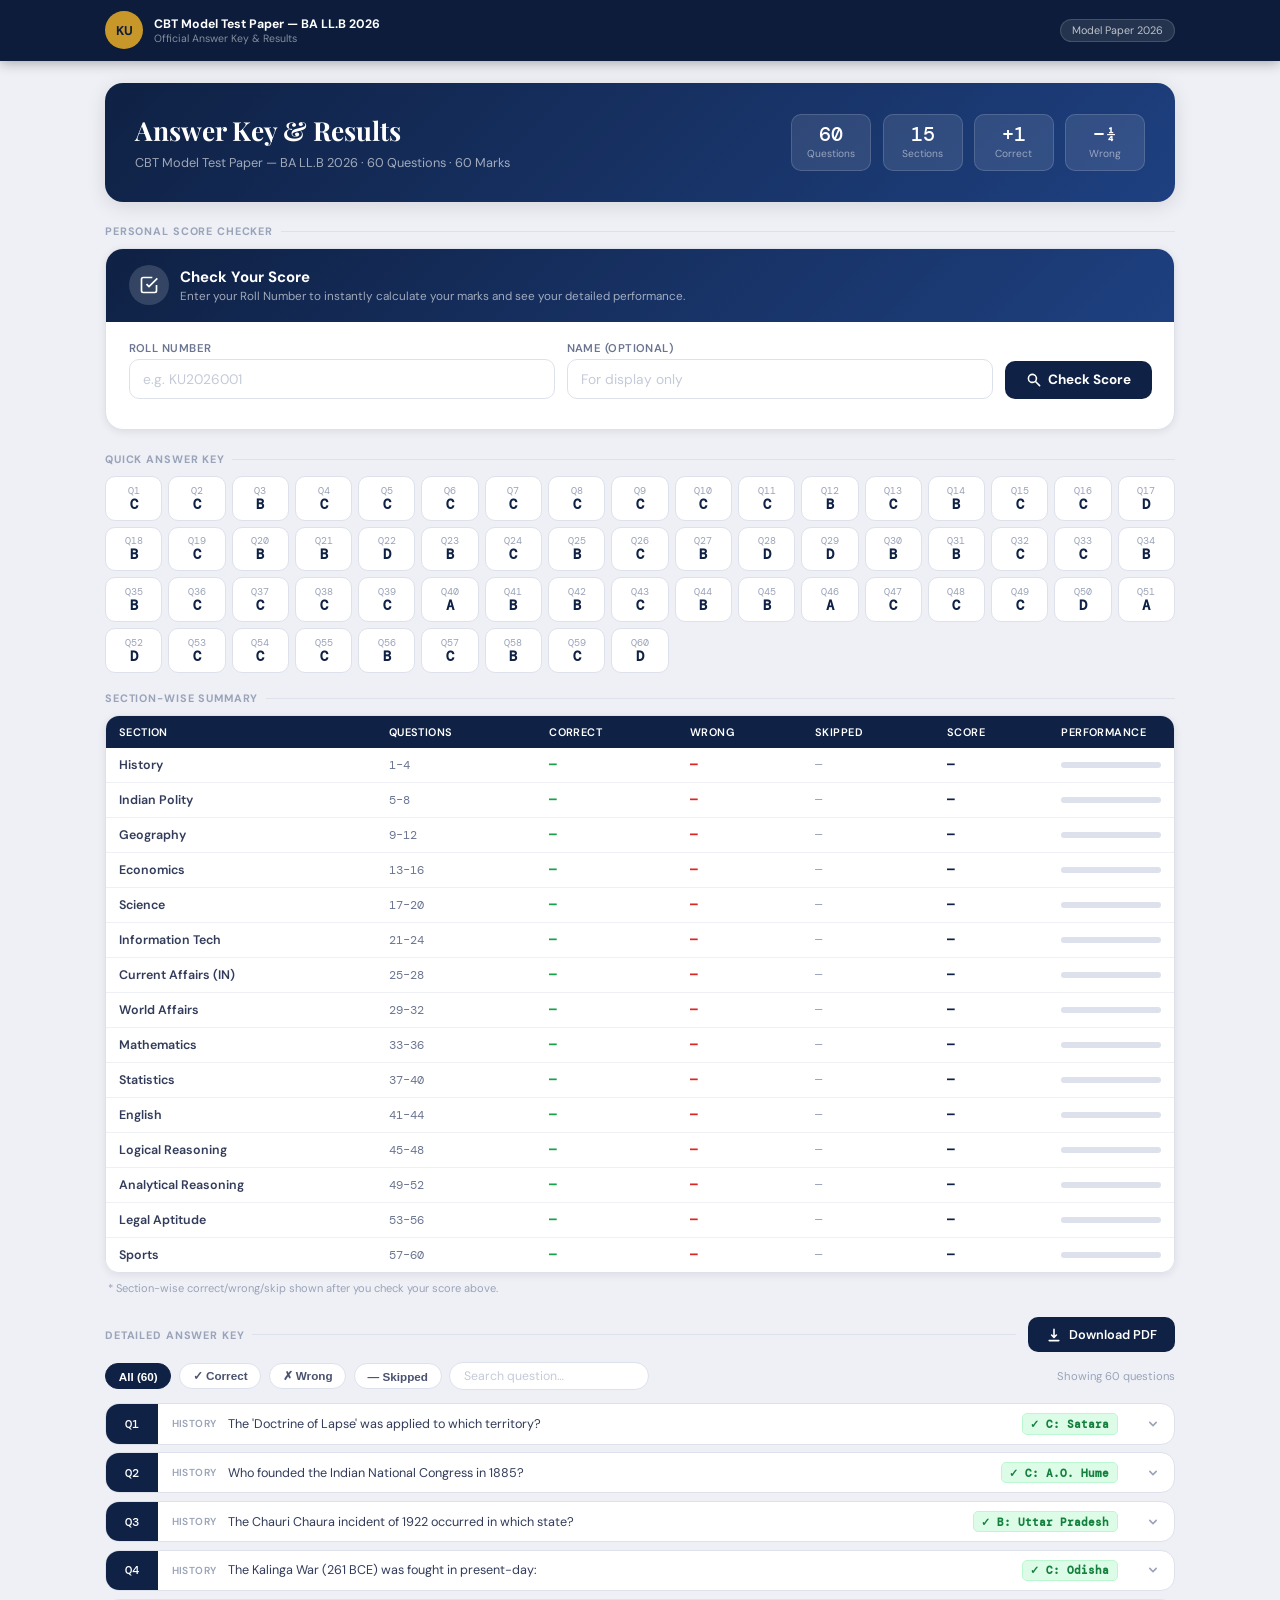
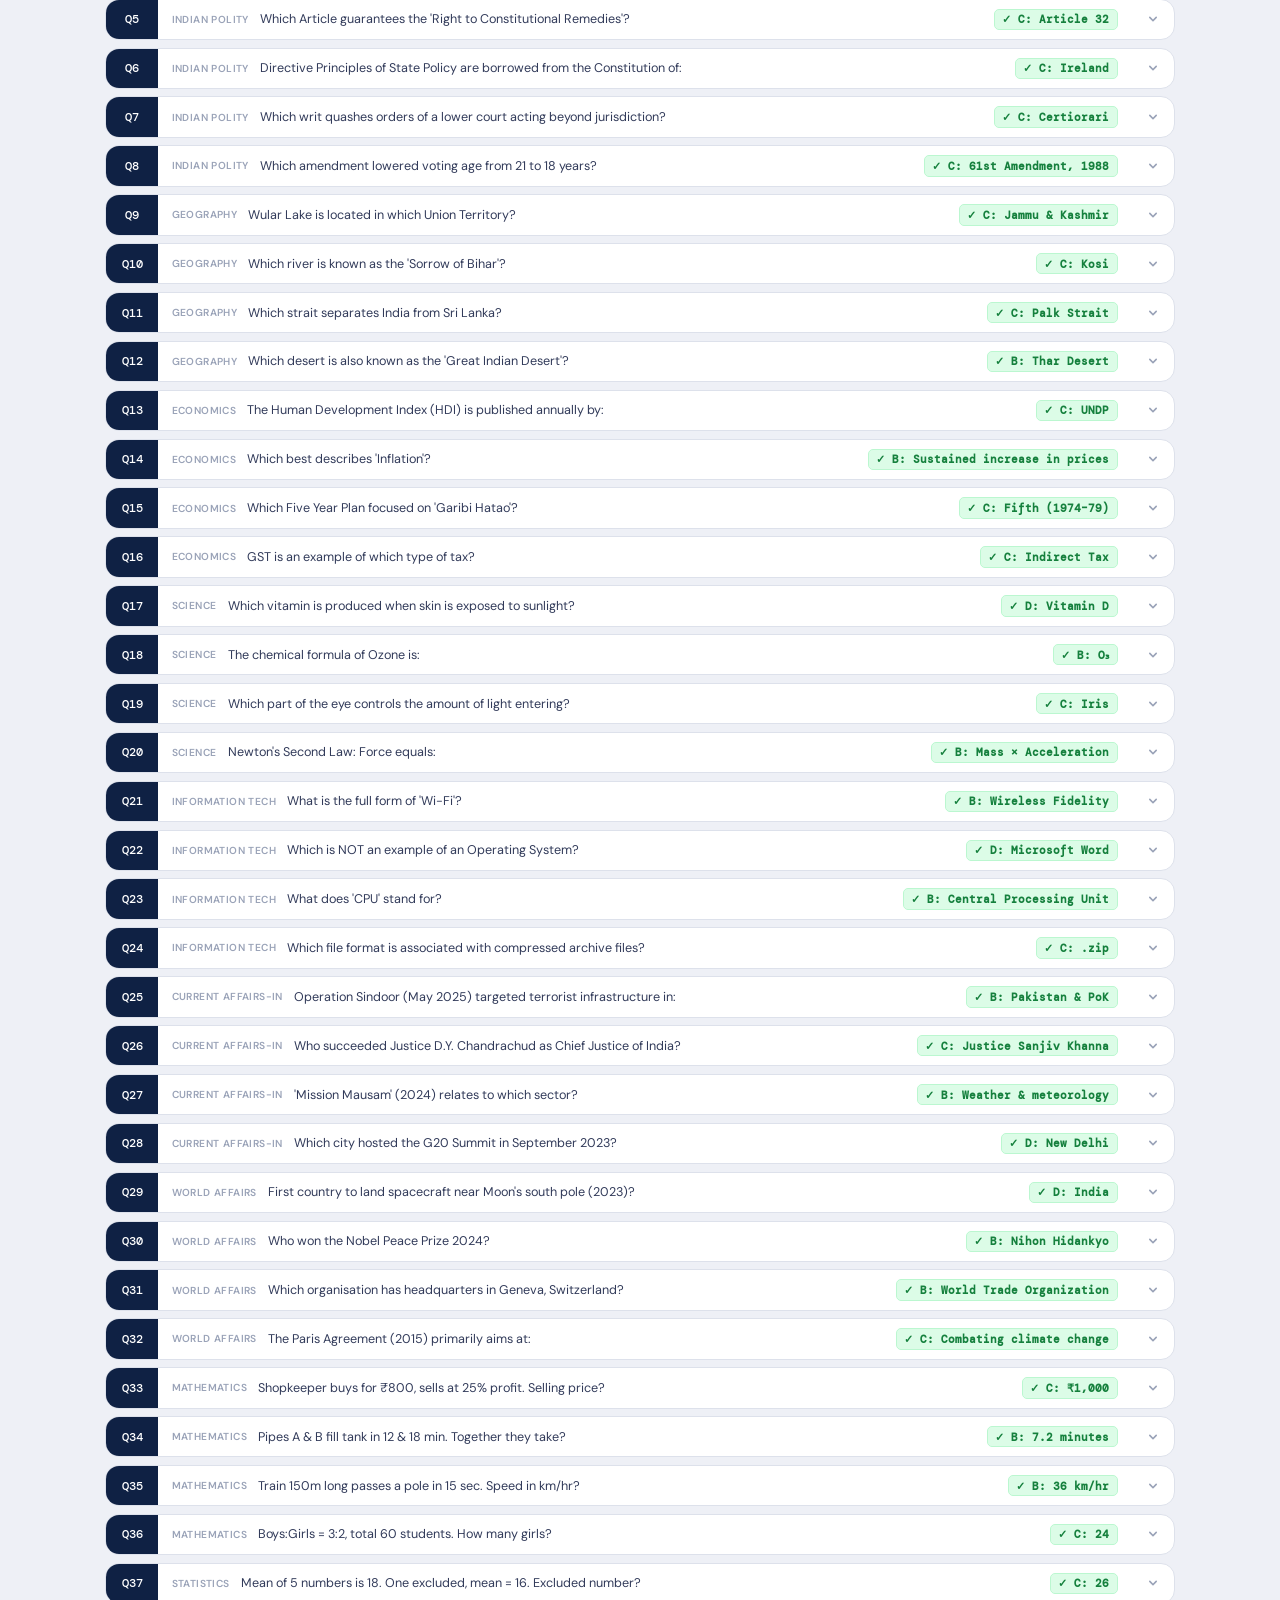
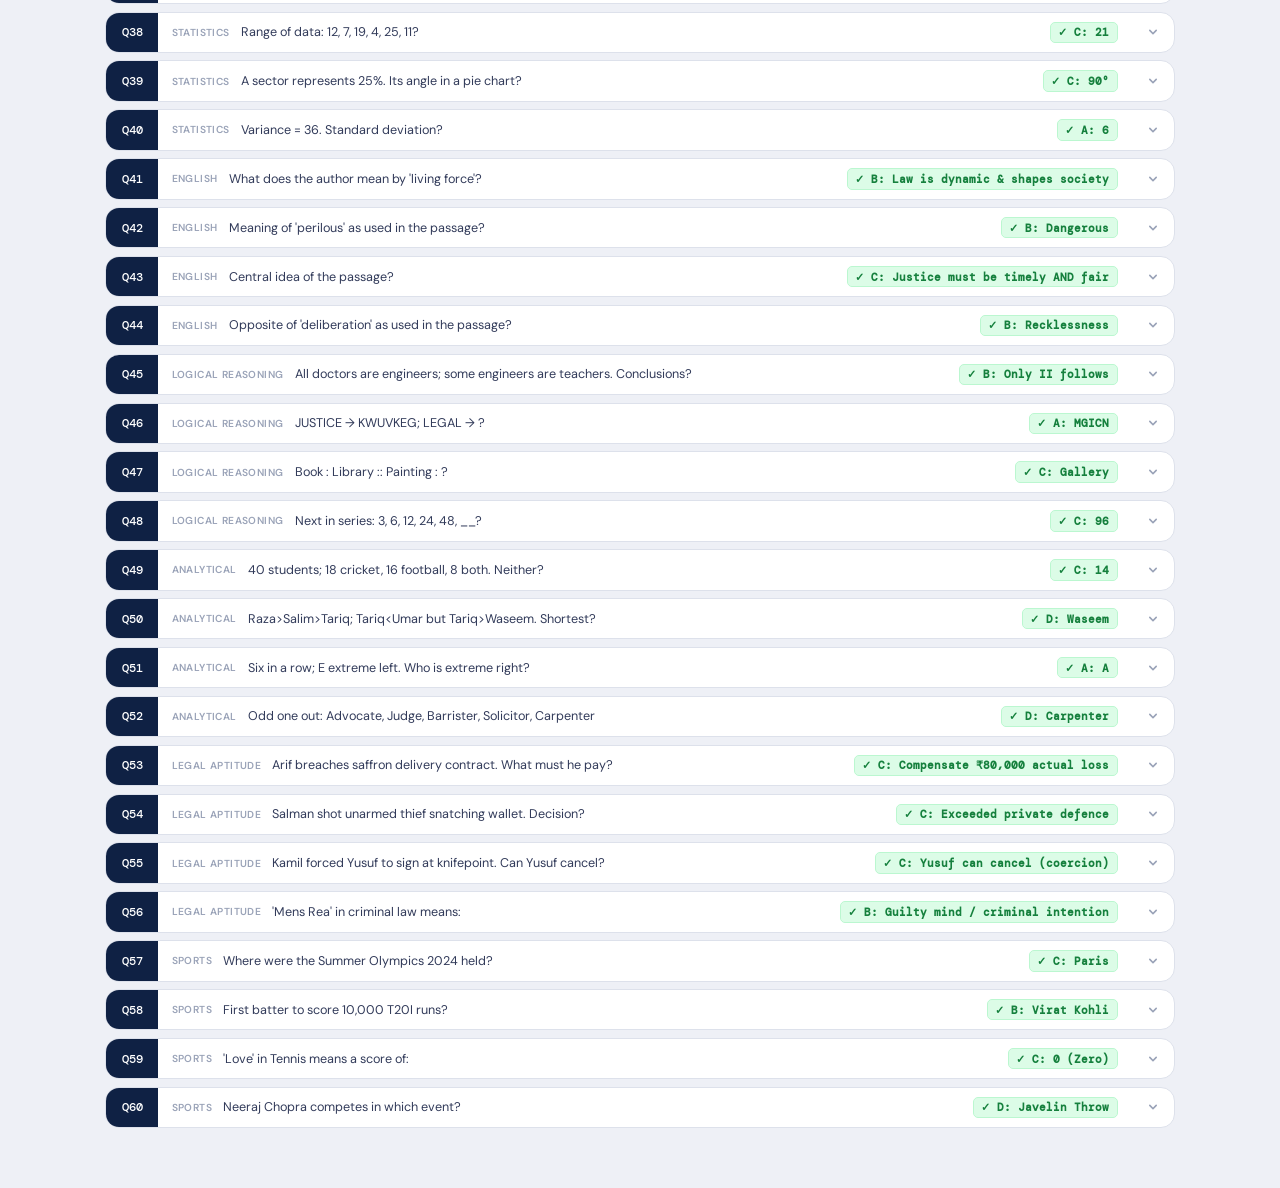
<file: results.html>
<!DOCTYPE html>
<html lang="en">
<head>
  <meta charset="UTF-8"/>
  <meta name="viewport" content="width=device-width, initial-scale=1.0"/>
  <meta name="theme-color" content="#0c1c3a"/>
  <title>Answer Key & Results — CBT Model Test BA LL.B 2026</title>
  <link rel="preconnect" href="https://fonts.googleapis.com"/>
  <link rel="preconnect" href="https://fonts.gstatic.com" crossorigin/>
  <link href="https://fonts.googleapis.com/css2?family=Playfair+Display:wght@600;700&family=DM+Sans:opsz,wght@9..40,300;9..40,400;9..40,500;9..40,600;9..40,700&family=DM+Mono:wght@400;500&display=swap" rel="stylesheet"/>

<style>
/* ═══════════════════════════════════════════════════
   CBT Model Test Paper — Answer Key & Results
   results.html  (standalone page)
═══════════════════════════════════════════════════ */
*,*::before,*::after{box-sizing:border-box;margin:0;padding:0}
:root{
  --navy-900:#060f22;--navy-800:#0c1c3a;--navy-700:#0f2144;
  --navy-600:#163058;--navy-500:#1e4080;--navy-400:#2a5298;
  --gold:#c8972a;--gold-lt:#e8bc5a;
  --white:#fff;--gray-50:#f8f9fc;--gray-100:#eef0f6;
  --gray-200:#dde1eb;--gray-300:#c4cad8;--gray-400:#9aa3b8;
  --gray-500:#6b7591;--gray-600:#4a5270;--gray-700:#323b5a;--gray-800:#1e2540;
  --green-700:#15803d;--green-600:#16a34a;--green-100:#dcfce7;--green-50:#f0fdf4;
  --red-700:#b91c1c;--red-600:#dc2626;--red-100:#fee2e2;--red-50:#fff5f5;
  --amber-600:#d97706;--amber-100:#fef3c7;
  --font:'DM Sans',system-ui,sans-serif;
  --serif:'Playfair Display',Georgia,serif;
  --mono:'DM Mono','Courier New',monospace;
  --sh-sm:0 2px 8px rgba(0,0,0,.08);
  --sh-md:0 4px 20px rgba(0,0,0,.11);
  --sh-lg:0 10px 40px rgba(0,0,0,.16);
  --r:10px;--r-lg:14px;--r-xl:18px;
}
html{font-size:15px;scroll-behavior:smooth}
body{font-family:var(--font);background:var(--gray-100);color:var(--gray-800);-webkit-font-smoothing:antialiased}

/* ── Page wrapper ── */
.page{max-width:1100px;margin:0 auto;padding:1.5rem 1rem 4rem}

/* ── Header ── */
.site-header{
  background:var(--navy-800);
  padding:0;
  position:sticky;top:0;z-index:100;
  box-shadow:0 2px 12px rgba(0,0,0,.3);
}
.site-header-inner{
  max-width:1100px;margin:0 auto;
  display:flex;align-items:center;justify-content:space-between;
  padding:.75rem 1rem;gap:.75rem;
}
.hdr-brand{display:flex;align-items:center;gap:.7rem}
.hdr-seal{
  width:38px;height:38px;border-radius:50%;
  background:var(--gold);color:var(--navy-800);
  font-weight:700;font-size:.85rem;
  display:flex;align-items:center;justify-content:center;flex-shrink:0
}
.hdr-info{display:flex;flex-direction:column}
.hdr-title{font-size:.82rem;font-weight:700;color:var(--white);white-space:nowrap}
.hdr-sub{font-size:.7rem;color:rgba(255,255,255,.5)}
.hdr-badge{
  background:rgba(255,255,255,.1);border:1px solid rgba(255,255,255,.15);
  border-radius:20px;padding:.25rem .75rem;
  font-size:.72rem;color:rgba(255,255,255,.7);white-space:nowrap
}

/* ── Page locked overlay ── */
#lockedOverlay{
  position:fixed;inset:0;z-index:999;
  background:var(--navy-800);
  display:flex;align-items:center;justify-content:center;
  padding:1.5rem;
}
.locked-card{
  background:rgba(255,255,255,.05);
  border:1px solid rgba(255,255,255,.1);
  border-radius:20px;padding:2.5rem 2rem;
  max-width:520px;width:100%;text-align:center;
  box-shadow:var(--sh-lg);
}
.locked-icon{
  width:72px;height:72px;border-radius:50%;
  background:rgba(220,38,38,.2);border:2px solid rgba(220,38,38,.35);
  display:flex;align-items:center;justify-content:center;
  margin:0 auto 1.25rem
}
.locked-icon svg{width:34px;height:34px;stroke:#fca5a5}
.locked-title{font-family:var(--serif);font-size:1.7rem;color:var(--white);margin-bottom:.5rem}
.locked-sub{font-size:.88rem;color:rgba(255,255,255,.5);line-height:1.65;margin-bottom:1.5rem}
.locked-info{
  background:rgba(255,255,255,.04);border:1px solid rgba(255,255,255,.08);
  border-radius:var(--r);padding:.9rem 1.1rem;margin-bottom:1.5rem;
  font-size:.82rem;color:rgba(255,255,255,.55);line-height:1.6
}
.locked-time{
  font-family:var(--mono);font-size:.92rem;color:var(--gold-lt);
  background:rgba(200,151,42,.1);border:1px solid rgba(200,151,42,.2);
  display:inline-block;padding:.3rem .8rem;border-radius:6px;margin-top:.35rem
}
.locked-countdown{
  display:flex;align-items:center;justify-content:center;gap:.4rem;
  margin-top:1rem
}
.lc-block{
  background:rgba(255,255,255,.06);border:1px solid rgba(255,255,255,.1);
  border-radius:8px;padding:.55rem .8rem;text-align:center;min-width:58px
}
.lc-num{font-family:var(--mono);font-size:1.6rem;font-weight:500;color:var(--white);line-height:1}
.lc-lbl{font-size:.62rem;color:rgba(255,255,255,.4);text-transform:uppercase;letter-spacing:.08em;margin-top:.15rem}
.lc-colon{font-size:1.4rem;color:rgba(255,255,255,.25);padding-bottom:.6rem}

/* ── Hero / intro ── */
.result-hero{
  background:linear-gradient(135deg,var(--navy-700) 0%,var(--navy-500) 100%);
  border-radius:var(--r-xl);padding:2rem;margin-bottom:1.5rem;
  display:flex;align-items:center;justify-content:space-between;gap:1.5rem;
  box-shadow:var(--sh-md);
}
.hero-text h1{font-family:var(--serif);font-size:1.75rem;color:var(--white);margin-bottom:.3rem}
.hero-text p{font-size:.85rem;color:rgba(255,255,255,.6);line-height:1.5}
.hero-stats{display:flex;gap:.75rem;flex-shrink:0;flex-wrap:wrap}
.hero-stat{
  background:rgba(255,255,255,.1);border:1px solid rgba(255,255,255,.15);
  border-radius:var(--r);padding:.65rem 1rem;text-align:center;min-width:80px
}
.hero-stat-val{font-family:var(--mono);font-size:1.3rem;font-weight:500;color:var(--white);line-height:1}
.hero-stat-lbl{font-size:.68rem;color:rgba(255,255,255,.5);margin-top:.2rem}

/* ── Personal Score Checker ── */
.checker-section{margin-bottom:1.5rem}
.section-title{
  font-size:.72rem;font-weight:700;text-transform:uppercase;
  letter-spacing:.08em;color:var(--gray-400);margin-bottom:.65rem;
  display:flex;align-items:center;gap:.5rem
}
.section-title::after{content:'';flex:1;height:1px;background:var(--gray-200)}

.checker-card{
  background:var(--white);border:1px solid var(--gray-200);
  border-radius:var(--r-xl);box-shadow:var(--sh-sm);overflow:hidden
}
.checker-banner{
  background:linear-gradient(135deg,var(--navy-700),var(--navy-500));
  padding:1.1rem 1.5rem;
  display:flex;align-items:center;gap:.75rem
}
.checker-banner-icon{
  width:40px;height:40px;border-radius:50%;
  background:rgba(255,255,255,.15);
  display:flex;align-items:center;justify-content:center;flex-shrink:0
}
.checker-banner-icon svg{width:20px;height:20px;stroke:var(--white)}
.checker-banner-text h2{font-size:1rem;font-weight:700;color:var(--white)}
.checker-banner-text p{font-size:.78rem;color:rgba(255,255,255,.6);margin-top:.1rem}

.checker-body{padding:1.25rem 1.5rem}
.checker-inputs{
  display:grid;grid-template-columns:1fr 1fr auto;gap:.75rem;align-items:end;
  margin-bottom:.75rem
}
.inp-group{display:flex;flex-direction:column;gap:.3rem}
.inp-label{font-size:.75rem;font-weight:600;color:var(--gray-500);text-transform:uppercase;letter-spacing:.04em}
.inp-field{
  border:1.5px solid var(--gray-200);border-radius:var(--r);
  padding:.65rem .9rem;font-family:var(--font);font-size:.92rem;color:var(--gray-800);
  outline:none;transition:border-color .2s,box-shadow .2s;background:var(--white)
}
.inp-field:focus{border-color:var(--navy-500);box-shadow:0 0 0 3px rgba(42,82,152,.1)}
.inp-field::placeholder{color:var(--gray-300)}
.btn-check{
  background:var(--navy-700);color:var(--white);
  border:none;border-radius:var(--r);
  padding:.68rem 1.4rem;
  font-family:var(--font);font-size:.9rem;font-weight:700;
  cursor:pointer;transition:background .2s,transform .1s;
  white-space:nowrap;
  display:flex;align-items:center;gap:.4rem
}
.btn-check svg{width:16px;height:16px}
.btn-check:hover{background:var(--navy-500);transform:translateY(-1px)}

/* Score result panel */
#scoreResult{display:none}
.score-panel{
  background:var(--gray-50);border:1px solid var(--gray-200);
  border-radius:var(--r-lg);padding:1.25rem 1.5rem;
  display:flex;align-items:center;gap:1.5rem;flex-wrap:wrap
}
.score-ring{
  width:90px;height:90px;flex-shrink:0;position:relative
}
.score-ring svg{width:90px;height:90px;transform:rotate(-90deg)}
.ring-bg{fill:none;stroke:var(--gray-200);stroke-width:8}
.ring-fill{fill:none;stroke-width:8;stroke-linecap:round;transition:stroke-dashoffset .8s ease}
.score-ring-label{
  position:absolute;inset:0;display:flex;flex-direction:column;
  align-items:center;justify-content:center;
}
.score-pct{font-family:var(--mono);font-size:1.05rem;font-weight:500;color:var(--navy-800);line-height:1}
.score-pct-lbl{font-size:.6rem;color:var(--gray-400);letter-spacing:.04em}

.score-breakdown{flex:1;display:grid;grid-template-columns:repeat(2,1fr);gap:.6rem}
.score-item{
  background:var(--white);border:1px solid var(--gray-200);
  border-radius:var(--r);padding:.6rem .8rem;
  display:flex;align-items:center;gap:.6rem
}
.score-item-dot{width:10px;height:10px;border-radius:50%;flex-shrink:0}
.dot-correct{background:var(--green-600)}
.dot-wrong{background:var(--red-600)}
.dot-skip{background:var(--gray-300)}
.dot-score{background:var(--navy-600)}
.score-item-info{display:flex;flex-direction:column;gap:.05rem}
.score-item-val{font-family:var(--mono);font-size:1rem;font-weight:500;color:var(--gray-800)}
.score-item-lbl{font-size:.68rem;color:var(--gray-500)}

.score-verdict{
  width:100%;margin-top:.25rem;
  border-radius:var(--r);padding:.7rem 1rem;
  font-size:.85rem;font-weight:600;
  display:flex;align-items:center;gap:.5rem
}
.score-verdict svg{width:18px;height:18px;flex-shrink:0}
.verdict-good{background:var(--green-50);border:1px solid #bbf7d0;color:var(--green-700)}
.verdict-avg {background:var(--amber-100);border:1px solid #fcd34d;color:var(--amber-600)}
.verdict-low {background:var(--red-50);border:1px solid #fecaca;color:var(--red-700)}

.score-error{
  background:var(--red-50);border:1px solid #fecaca;border-radius:var(--r);
  padding:.7rem 1rem;font-size:.85rem;color:var(--red-700);
  display:flex;align-items:center;gap:.5rem
}
.score-error svg{width:16px;height:16px;flex-shrink:0}

/* ── Section summary table ── */
.section-table-wrap{overflow-x:auto;border-radius:var(--r-lg);border:1px solid var(--gray-200);box-shadow:var(--sh-sm)}
.section-table{width:100%;border-collapse:collapse;background:var(--white);font-size:.83rem}
.section-table th{
  background:var(--navy-700);color:var(--white);
  padding:.6rem .85rem;text-align:left;font-weight:600;font-size:.73rem;
  text-transform:uppercase;letter-spacing:.04em;white-space:nowrap
}
.section-table td{
  padding:.6rem .85rem;border-bottom:1px solid var(--gray-100);
  vertical-align:middle
}
.section-table tr:last-child td{border-bottom:none}
.section-table tr:hover td{background:var(--gray-50)}
.sec-name{font-weight:600;color:var(--gray-700)}
.sec-qs{color:var(--gray-500);font-family:var(--mono);font-size:.78rem}
.sec-correct{color:var(--green-600);font-weight:700;font-family:var(--mono)}
.sec-wrong{color:var(--red-600);font-weight:700;font-family:var(--mono)}
.sec-skip{color:var(--gray-400);font-family:var(--mono)}
.sec-score{color:var(--navy-700);font-weight:700;font-family:var(--mono)}
.sec-bar-wrap{width:100px;background:var(--gray-200);border-radius:3px;height:6px;overflow:hidden}
.sec-bar{height:6px;border-radius:3px;background:linear-gradient(90deg,var(--navy-500),var(--gold))}

/* ── Answer Key table ── */
.ak-filters{
  display:flex;align-items:center;gap:.5rem;flex-wrap:wrap;margin-bottom:.85rem
}
.ak-filter-btn{
  padding:.35rem .85rem;border-radius:20px;font-size:.78rem;font-weight:600;
  cursor:pointer;border:1.5px solid var(--gray-200);background:var(--white);
  color:var(--gray-600);transition:all .15s
}
.ak-filter-btn.active-all    {background:var(--navy-700);border-color:var(--navy-700);color:var(--white)}
.ak-filter-btn.active-correct{background:var(--green-600);border-color:var(--green-600);color:var(--white)}
.ak-filter-btn.active-wrong  {background:var(--red-600);border-color:var(--red-600);color:var(--white)}
.ak-filter-btn.active-skip   {background:var(--gray-500);border-color:var(--gray-500);color:var(--white)}

.ak-search{
  border:1.5px solid var(--gray-200);border-radius:20px;
  padding:.35rem .9rem;font-family:var(--font);font-size:.82rem;
  outline:none;width:200px;transition:border-color .2s
}
.ak-search:focus{border-color:var(--navy-400)}
.ak-search::placeholder{color:var(--gray-300)}
.ak-count{margin-left:auto;font-size:.75rem;color:var(--gray-400)}

.ak-grid{display:flex;flex-direction:column;gap:.5rem}

.ak-row{
  background:var(--white);border:1px solid var(--gray-200);
  border-radius:var(--r-lg);overflow:hidden;
  transition:box-shadow .15s;
}
.ak-row:hover{box-shadow:var(--sh-sm)}

.ak-row-head{
  display:flex;align-items:stretch;cursor:pointer;
  user-select:none;
}
.ak-qnum{
  min-width:52px;
  background:var(--navy-700);color:var(--white);
  font-family:var(--mono);font-size:.8rem;font-weight:500;
  display:flex;align-items:center;justify-content:center;
  flex-shrink:0;padding:.6rem
}
.ak-row.row-correct .ak-qnum{background:var(--green-600)}
.ak-row.row-wrong   .ak-qnum{background:var(--red-600)}
.ak-row.row-skip    .ak-qnum{background:var(--gray-400)}

.ak-summary{
  flex:1;padding:.6rem .9rem;
  display:flex;align-items:center;gap:.75rem;min-width:0;flex-wrap:wrap
}
.ak-section-tag{
  font-size:.68rem;font-weight:600;color:var(--gray-400);
  text-transform:uppercase;letter-spacing:.04em;white-space:nowrap;flex-shrink:0
}
.ak-qtext-short{
  font-size:.84rem;color:var(--gray-700);
  white-space:nowrap;overflow:hidden;text-overflow:ellipsis;flex:1;min-width:0
}
.ak-answers{
  display:flex;align-items:center;gap:.4rem;flex-shrink:0;flex-wrap:wrap
}
.ak-ans-tag{
  font-family:var(--mono);font-size:.75rem;font-weight:600;
  padding:.18rem .5rem;border-radius:5px;white-space:nowrap
}
.tag-correct{background:var(--green-100);color:var(--green-700);border:1px solid #bbf7d0}
.tag-wrong  {background:var(--red-100);color:var(--red-700);border:1px solid #fecaca}
.tag-skip   {background:var(--gray-100);color:var(--gray-500);border:1px solid var(--gray-200)}
.tag-your   {background:var(--amber-100);color:var(--amber-600);border:1px solid #fcd34d}

.ak-chevron{
  padding:.6rem .9rem;display:flex;align-items:center;
  color:var(--gray-400);flex-shrink:0
}
.ak-chevron svg{width:16px;height:16px;transition:transform .2s}
.ak-row.expanded .ak-chevron svg{transform:rotate(180deg)}

/* Expanded detail */
.ak-detail{
  display:none;border-top:1px solid var(--gray-100);
  padding:1rem 1.1rem 1.1rem;background:var(--gray-50)
}
.ak-row.expanded .ak-detail{display:block}
.ak-full-text{
  font-size:.86rem;line-height:1.7;color:var(--gray-700);
  margin-bottom:1rem;white-space:pre-wrap
}
.ak-opts{display:flex;flex-direction:column;gap:.4rem}
.ak-opt{
  display:flex;align-items:center;gap:.6rem;
  font-size:.84rem;padding:.45rem .7rem;border-radius:var(--r);
  border:1.5px solid var(--gray-200);background:var(--white);
}
.ak-opt-letter{
  width:26px;height:26px;border-radius:50%;
  background:var(--gray-200);color:var(--gray-600);
  font-weight:700;font-size:.75rem;
  display:flex;align-items:center;justify-content:center;flex-shrink:0
}
/* ── Professional Score Card ── */
.score-card-pro { font-family: inherit; border: 1px solid #d1d5db; border-radius: 12px; overflow: hidden; margin-top: 1.25rem; box-shadow: 0 4px 24px rgba(0,0,0,.10); }

.scp-header { background: linear-gradient(135deg, #0f2d5e 0%, #1a4a8a 100%); color: #fff; display: flex; align-items: center; gap: 1rem; padding: 1.25rem 1.5rem; }
.scp-logo-circle { width: 48px; height: 48px; border-radius: 50%; background: rgba(255,255,255,.15); border: 2px solid rgba(255,255,255,.4); display: flex; align-items: center; justify-content: center; font-weight: 800; font-size: 1rem; letter-spacing: .05em; flex-shrink: 0; }
.scp-title-col { flex: 1; }
.scp-exam-title { font-size: 1.1rem; font-weight: 700; letter-spacing: .02em; }
.scp-exam-sub { font-size: .78rem; opacity: .8; margin-top: .2rem; }
.scp-score-big { font-size: 2rem; font-weight: 800; letter-spacing: -.02em; white-space: nowrap; }
.scp-score-big span { font-size: 1rem; font-weight: 400; opacity: .75; margin-left: 2px; }

.scp-identity { display: flex; align-items: center; background: #f8fafc; border-bottom: 1px solid #e5e7eb; padding: .9rem 1.5rem; flex-wrap: wrap; gap: .5rem; }
.scp-id-item { display: flex; flex-direction: column; flex: 1; min-width: 120px; }
.scp-id-label { font-size: .68rem; font-weight: 700; color: #6b7280; letter-spacing: .08em; text-transform: uppercase; }
.scp-id-value { font-size: .95rem; font-weight: 700; color: #0f2d5e; margin-top: .15rem; }
.scp-id-divider { width: 1px; background: #d1d5db; align-self: stretch; margin: 0 .5rem; }

.scp-stats { display: grid; grid-template-columns: repeat(5, 1fr); border-bottom: 1px solid #e5e7eb; }
.scp-stat { padding: 1.1rem .75rem; text-align: center; border-right: 1px solid #e5e7eb; }
.scp-stat:last-child { border-right: none; }
.scp-stat-num { font-size: 1.6rem; font-weight: 800; line-height: 1; }
.scp-stat-lbl { font-size: .72rem; font-weight: 600; color: #6b7280; margin-top: .3rem; text-transform: uppercase; letter-spacing: .05em; }
.scp-stat-sub { font-size: .7rem; color: #9ca3af; margin-top: .2rem; }
.scp-stat-total .scp-stat-num { color: #0f2d5e; }
.scp-stat-correct .scp-stat-num { color: #16a34a; }
.scp-stat-wrong .scp-stat-num { color: #dc2626; }
.scp-stat-skip .scp-stat-num { color: #6b7280; }
.scp-stat-pct .scp-stat-num { color: #d97706; }

.scp-bar-wrap { padding: .9rem 1.5rem; background: #fff; border-bottom: 1px solid #e5e7eb; display: flex; align-items: center; gap: 1rem; }
.scp-bar-track { flex: 1; height: 10px; background: #e5e7eb; border-radius: 99px; overflow: hidden; }
.scp-bar-fill { height: 100%; border-radius: 99px; transition: width .6s ease; }
.scp-bar-label { font-size: .78rem; color: #6b7280; white-space: nowrap; }

.scp-verdict { display: flex; align-items: center; gap: .6rem; padding: .85rem 1.5rem; font-size: .88rem; font-weight: 500; }
.verdict-good { background: #f0fdf4; color: #15803d; }
.verdict-avg  { background: #fffbeb; color: #b45309; }
.verdict-low  { background: #fef2f2; color: #b91c1c; }

.scp-footer { font-size: .72rem; color: #9ca3af; text-align: center; padding: .6rem 1.5rem; background: #f8fafc; border-top: 1px solid #e5e7eb; }
.ak-opt.opt-is-correct{background:var(--green-50);border-color:#86efac}
.ak-opt.opt-is-correct .ak-opt-letter{background:var(--green-600);color:var(--white)}
.ak-opt.opt-is-wrong{background:var(--red-50);border-color:#fca5a5}
.ak-opt.opt-is-wrong .ak-opt-letter{background:var(--red-600);color:var(--white)}
.ak-opt-badges{display:flex;gap:.3rem;margin-left:auto;flex-shrink:0}
.badge{font-size:.67rem;font-weight:700;padding:.12rem .45rem;border-radius:4px;letter-spacing:.02em}
.badge-correct{background:var(--green-100);color:var(--green-700)}
.badge-your   {background:var(--amber-100);color:var(--amber-600)}
.badge-wrong  {background:var(--red-100);color:var(--red-700)}

/* ── Quick answer key (compact grid) ── */
.qak-grid{
  display:grid;grid-template-columns:repeat(auto-fill,minmax(54px,1fr));gap:.4rem;
  margin-bottom:1.25rem
}
.qak-cell{
  background:var(--white);border:1px solid var(--gray-200);
  border-radius:var(--r);padding:.45rem .3rem;text-align:center
}
.qak-cell-num{font-size:.65rem;color:var(--gray-400);font-family:var(--mono)}
.qak-cell-ans{
  font-family:var(--mono);font-size:.9rem;font-weight:700;
  color:var(--navy-700);line-height:1.2
}
.qak-cell.cell-correct .qak-cell-ans{color:var(--green-600)}
.qak-cell.cell-wrong   .qak-cell-ans{color:var(--red-600)}
.qak-cell.cell-skip    .qak-cell-ans{color:var(--gray-300)}

/* ── Download button ── */
.btn-download{
  display:inline-flex;align-items:center;gap:.5rem;
  background:var(--navy-700);color:var(--white);
  border:none;border-radius:var(--r);
  padding:.6rem 1.2rem;font-family:var(--font);font-size:.85rem;font-weight:600;
  cursor:pointer;transition:background .2s;text-decoration:none
}
.btn-download:hover{background:var(--navy-500)}
.btn-download svg{width:16px;height:16px}

/* ── Scrollbar ── */
::-webkit-scrollbar{width:6px;height:6px}
::-webkit-scrollbar-track{background:transparent}
::-webkit-scrollbar-thumb{background:var(--gray-200);border-radius:3px}

/* ── Responsive ── */
@media(max-width:700px){
  .result-hero{flex-direction:column;gap:1rem}
  .hero-stats{width:100%;justify-content:space-between}
  .hero-stat{flex:1;min-width:60px}
  .checker-inputs{grid-template-columns:1fr 1fr;gap:.6rem}
  .btn-check{grid-column:1/-1;justify-content:center}
  .score-breakdown{grid-template-columns:1fr 1fr}
  .section-table th,.section-table td{padding:.5rem .65rem}
  .sec-bar-wrap{display:none}
  .ak-qtext-short{display:none}
  .ak-answers{gap:.3rem}
  .page{padding:1rem .75rem 3rem}
}
@media(max-width:480px){
  .hero-text h1{font-size:1.35rem}
  .checker-inputs{grid-template-columns:1fr}
  .btn-check{grid-column:1}
  .score-panel{gap:.85rem}
  .score-ring{width:76px;height:76px}
  .score-ring svg{width:76px;height:76px}
  .score-breakdown{grid-template-columns:1fr 1fr}
  .qak-grid{grid-template-columns:repeat(auto-fill,minmax(46px,1fr))}
  .locked-card{padding:1.75rem 1.25rem}
  .locked-title{font-size:1.4rem}
}

/* Print */
@media print{
  .site-header,.checker-section,.ak-filters,.ak-search,.ak-count,
  .btn-download,#lockedOverlay{display:none!important}
  .ak-detail{display:block!important}
  .page{max-width:100%;padding:0}
  .ak-row{break-inside:avoid}
}
</style>
</head>
<body>

<!-- ══ LOCKED OVERLAY (shown until results are released) ══ -->
<div id="lockedOverlay">
  <div class="locked-card">
    <div class="locked-icon">
      <svg viewBox="0 0 24 24" fill="none" stroke="currentColor" stroke-width="1.5">
        <rect x="3" y="11" width="18" height="11" rx="2" ry="2"/>
        <path d="M7 11V7a5 5 0 0 1 10 0v4"/>
      </svg>
    </div>
    <h1 class="locked-title">Results Not Released</h1>
    <p class="locked-sub">The Answer Key and Results for <strong style="color:#e8bc5a">CBT Model Test Paper — BA LL.B 2026</strong> have not been released yet. Please check back after the official release date.</p>
    <div class="locked-info">
      Scheduled release:
      <div class="locked-time" id="releaseTimeDisplay">—</div>
    </div>
    <div class="locked-countdown" id="lockedCountdown">
      <div class="lc-block"><div class="lc-num" id="lcDays">00</div><div class="lc-lbl">Days</div></div>
      <div class="lc-colon">:</div>
      <div class="lc-block"><div class="lc-num" id="lcHours">00</div><div class="lc-lbl">Hours</div></div>
      <div class="lc-colon">:</div>
      <div class="lc-block"><div class="lc-num" id="lcMins">00</div><div class="lc-lbl">Mins</div></div>
      <div class="lc-colon">:</div>
      <div class="lc-block"><div class="lc-num" id="lcSecs">00</div><div class="lc-lbl">Secs</div></div>
    </div>
  </div>
</div>

<!-- ══ SITE HEADER ══ -->
<header class="site-header">
  <div class="site-header-inner">
    <div class="hdr-brand">
      <div class="hdr-seal">KU</div>
      <div class="hdr-info">
        <span class="hdr-title">CBT Model Test Paper — BA LL.B 2026</span>
        <span class="hdr-sub">Official Answer Key &amp; Results</span>
      </div>
    </div>
    <span class="hdr-badge">Model Paper 2026</span>
  </div>
</header>

<!-- ══ PAGE CONTENT ══ -->
<div class="page">

  <!-- Hero -->
  <div class="result-hero">
    <div class="hero-text">
      <h1>Answer Key &amp; Results</h1>
      <p>CBT Model Test Paper — BA LL.B 2026 · 60 Questions · 60 Marks</p>
    </div>
    <div class="hero-stats">
      <div class="hero-stat">
        <div class="hero-stat-val">60</div>
        <div class="hero-stat-lbl">Questions</div>
      </div>
      <div class="hero-stat">
        <div class="hero-stat-val">15</div>
        <div class="hero-stat-lbl">Sections</div>
      </div>
      <div class="hero-stat">
        <div class="hero-stat-val">+1</div>
        <div class="hero-stat-lbl">Correct</div>
      </div>
      <div class="hero-stat">
        <div class="hero-stat-val">−¼</div>
        <div class="hero-stat-lbl">Wrong</div>
      </div>
    </div>
  </div>

  <!-- ══ PERSONAL SCORE CHECKER ══ -->
  <div class="checker-section">
    <div class="section-title">Personal Score Checker</div>
    <div class="checker-card">
      <div class="checker-banner">
        <div class="checker-banner-icon">
          <svg viewBox="0 0 24 24" fill="none" stroke="currentColor" stroke-width="2">
            <path d="M9 11l3 3L22 4"/><path d="M21 12v7a2 2 0 01-2 2H5a2 2 0 01-2-2V5a2 2 0 012-2h11"/>
          </svg>
        </div>
        <div class="checker-banner-text">
          <h2>Check Your Score</h2>
          <p>Enter your Roll Number to instantly calculate your marks and see your detailed performance.</p>
        </div>
      </div>
      <div class="checker-body">
        <div class="checker-inputs">
          <div class="inp-group">
            <label class="inp-label" for="chkRoll">Roll Number</label>
            <input class="inp-field" id="chkRoll" type="text" placeholder="e.g. KU2026001" autocomplete="off"/>
          </div>
          <div class="inp-group">
            <label class="inp-label" for="chkName">Name (optional)</label>
            <input class="inp-field" id="chkName" type="text" placeholder="For display only" autocomplete="off"/>
          </div>
          <button class="btn-check" onclick="checkScore()">
            <svg viewBox="0 0 20 20" fill="currentColor"><path fill-rule="evenodd" d="M8 4a4 4 0 100 8 4 4 0 000-8zM2 8a6 6 0 1110.89 3.476l4.817 4.817a1 1 0 01-1.414 1.414l-4.816-4.816A6 6 0 012 8z" clip-rule="evenodd"/></svg>
            Check Score
          </button>
        </div>
        <div id="scoreResult"></div>
      </div>
    </div>
  </div>

  <!-- ══ QUICK ANSWER KEY GRID ══ -->
  <div id="quickAKSection">
    <div class="section-title">Quick Answer Key</div>
    <div class="qak-grid" id="quickAKGrid"></div>
  </div>

  <!-- ══ SECTION-WISE SUMMARY ══ -->
  <div id="sectionSummarySection" style="margin-bottom:1.5rem">
    <div class="section-title">Section-wise Summary</div>
    <div class="section-table-wrap">
      <table class="section-table" id="sectionTable">
        <thead>
          <tr>
            <th>Section</th>
            <th>Questions</th>
            <th>Correct</th>
            <th>Wrong</th>
            <th>Skipped</th>
            <th>Score</th>
            <th style="width:110px">Performance</th>
          </tr>
        </thead>
        <tbody id="sectionTableBody"></tbody>
      </table>
    </div>
    <p style="font-size:.74rem;color:var(--gray-400);margin-top:.5rem;padding-left:.2rem">* Section-wise correct/wrong/skip shown after you check your score above.</p>
  </div>

  <!-- ══ DETAILED ANSWER KEY ══ -->
  <div>
    <div style="display:flex;align-items:center;justify-content:space-between;flex-wrap:wrap;gap:.75rem;margin-bottom:.65rem">
      <span class="section-title" style="margin-bottom:0;flex:1">Detailed Answer Key</span>
      <button class="btn-download" onclick="downloadAnswerKey()">
        <svg viewBox="0 0 20 20" fill="currentColor"><path fill-rule="evenodd" d="M3 17a1 1 0 011-1h12a1 1 0 110 2H4a1 1 0 01-1-1zm3.293-7.707a1 1 0 011.414 0L9 10.586V3a1 1 0 112 0v7.586l1.293-1.293a1 1 0 111.414 1.414l-3 3a1 1 0 01-1.414 0l-3-3a1 1 0 010-1.414z" clip-rule="evenodd"/></svg>
        Download PDF
      </button>
    </div>
    <div class="ak-filters">
      <button class="ak-filter-btn active-all" data-filter="all"    onclick="setFilter('all',this)">All (60)</button>
      <button class="ak-filter-btn" data-filter="correct" onclick="setFilter('correct',this)">✓ Correct</button>
      <button class="ak-filter-btn" data-filter="wrong"   onclick="setFilter('wrong',this)">✗ Wrong</button>
      <button class="ak-filter-btn" data-filter="skip"    onclick="setFilter('skip',this)">— Skipped</button>
      <input class="ak-search" id="akSearch" type="text" placeholder="Search question…" oninput="applySearch()"/>
      <span class="ak-count" id="akCount">Showing 60 questions</span>
    </div>
    <div class="ak-grid" id="akGrid"></div>
  </div>

</div><!-- /.page -->

<script>

const RESULTS_CONFIG = {

  releaseYear:   2026,
  releaseMonth:  5,      // 5 = June (0-based)
  releaseDay:    13,     // Day after exam
  releaseHour:   10,     // 6:00 PM IST
  releaseMinute: 0,
  tzOffsetMinutes: 330,  // IST = UTC+5:30
  appsScriptUrl: "https://script.google.com/macros/s/AKfycbxahS3i98dZyxbH_RwDAmJUbz8hkhbHbaX8H284hdonwbwX8-QLuY8LzTJnuZv3UkfC/exec",
};

/* ╔═══════════════════════════════════════════╗
   ║   ★  OFFICIAL ANSWER KEY (60 answers) ★  ║
   ║   A=1st option, B=2nd, C=3rd, D=4th      ║
   ╚═══════════════════════════════════════════╝ */
const ANSWER_KEY = [
  "C","C","B","C",   // Q1–4   Section I  History
  "C","C","C","C",   // Q5–8   Section II Indian Polity
  "C","C","C","B",   // Q9–12  Section III Geography
  "C","B","C","C",   // Q13–16 Section IV Economics
  "D","B","C","B",   // Q17–20 Section V  Science
  "B","D","B","C",   // Q21–24 Section VI IT
  "B","C","B","D",   // Q25–28 Section VII Current Affairs India
  "D","B","B","C",   // Q29–32 Section VIII World Current Affairs
  "C","B","B","C",   // Q33–36 Section IX Mathematics
  "C","C","C","A",   // Q37–40 Section X  Statistics
  "B","B","C","B",   // Q41–44 Section XI English
  "B","A","C","C",   // Q45–48 Section XII Logical Reasoning
  "C","D","A","D",   // Q49–52 Section XIII Analytical Reasoning
  "C","C","C","B",   // Q53–56 Section XIV Legal Aptitude
  "C","B","C","D",   // Q57–60 Section XV  Sports
];

/* Full question data (for answer key display) */
const QUESTIONS = [
  {s:"History",           t:"The 'Doctrine of Lapse' was applied to which territory?",                                          opts:["Hyderabad","Mysore","Satara","Kashmir"]},
  {s:"History",           t:"Who founded the Indian National Congress in 1885?",                                                  opts:["Dadabhai Naoroji","Bal Gangadhar Tilak","A.O. Hume","Gopal Krishna Gokhale"]},
  {s:"History",           t:"The Chauri Chaura incident of 1922 occurred in which state?",                                        opts:["Bihar","Uttar Pradesh","Bengal","Punjab"]},
  {s:"History",           t:"The Kalinga War (261 BCE) was fought in present-day:",                                               opts:["Madhya Pradesh","Andhra Pradesh","Odisha","Chhattisgarh"]},
  {s:"Indian Polity",     t:"Which Article guarantees the 'Right to Constitutional Remedies'?",                                   opts:["Article 19","Article 21","Article 32","Article 44"]},
  {s:"Indian Polity",     t:"Directive Principles of State Policy are borrowed from the Constitution of:",                        opts:["USA","Canada","Ireland","France"]},
  {s:"Indian Polity",     t:"Which writ quashes orders of a lower court acting beyond jurisdiction?",                             opts:["Mandamus","Habeas Corpus","Certiorari","Quo Warranto"]},
  {s:"Indian Polity",     t:"Which amendment lowered voting age from 21 to 18 years?",                                            opts:["42nd Amendment, 1976","52nd Amendment, 1985","61st Amendment, 1988","73rd Amendment, 1992"]},
  {s:"Geography",         t:"Wular Lake is located in which Union Territory?",                                                    opts:["Ladakh","Puducherry","Jammu & Kashmir","Lakshadweep"]},
  {s:"Geography",         t:"Which river is known as the 'Sorrow of Bihar'?",                                                     opts:["Ganga","Son","Kosi","Gandak"]},
  {s:"Geography",         t:"Which strait separates India from Sri Lanka?",                                                       opts:["Hormuz Strait","Bab-el-Mandeb Strait","Palk Strait","Malacca Strait"]},
  {s:"Geography",         t:"Which desert is also known as the 'Great Indian Desert'?",                                           opts:["Rann of Kutch","Thar Desert","Deccan Plateau","Cold Desert, Ladakh"]},
  {s:"Economics",         t:"The Human Development Index (HDI) is published annually by:",                                        opts:["World Bank","IMF","UNDP","WTO"]},
  {s:"Economics",         t:"Which best describes 'Inflation'?",                                                                  opts:["Sustained decrease in prices","Sustained increase in prices","Increase in GDP","Decrease in interest rates"]},
  {s:"Economics",         t:"Which Five Year Plan focused on 'Garibi Hatao'?",                                                    opts:["Third (1961–66)","Fourth (1969–74)","Fifth (1974–79)","Sixth (1980–85)"]},
  {s:"Economics",         t:"GST is an example of which type of tax?",                                                            opts:["Direct Tax","Progressive Tax","Indirect Tax","Wealth Tax"]},
  {s:"Science",           t:"Which vitamin is produced when skin is exposed to sunlight?",                                        opts:["Vitamin A","Vitamin B12","Vitamin C","Vitamin D"]},
  {s:"Science",           t:"The chemical formula of Ozone is:",                                                                  opts:["O₂","O₃","CO₂","H₂O₂"]},
  {s:"Science",           t:"Which part of the eye controls the amount of light entering?",                                       opts:["Retina","Cornea","Iris","Lens"]},
  {s:"Science",           t:"Newton's Second Law: Force equals:",                                                                 opts:["Mass × Velocity","Mass × Acceleration","Mass / Acceleration","Velocity / Time"]},
  {s:"Information Tech",  t:"What is the full form of 'Wi-Fi'?",                                                                  opts:["Wired Fidelity","Wireless Fidelity","Wide Frequency","Wireless Frequency Interface"]},
  {s:"Information Tech",  t:"Which is NOT an example of an Operating System?",                                                    opts:["Windows 11","Android","Linux","Microsoft Word"]},
  {s:"Information Tech",  t:"What does 'CPU' stand for?",                                                                         opts:["Central Process Unit","Central Processing Unit","Computer Processing Unit","Core Processing Utility"]},
  {s:"Information Tech",  t:"Which file format is associated with compressed archive files?",                                     opts:[".docx",".mp3",".zip",".html"]},
  {s:"Current Affairs-IN",t:"Operation Sindoor (May 2025) targeted terrorist infrastructure in:",                                 opts:["Afghanistan & Pakistan","Pakistan & PoK","Bangladesh & Myanmar","China-occupied Aksai Chin"]},
  {s:"Current Affairs-IN",t:"Who succeeded Justice D.Y. Chandrachud as Chief Justice of India?",                                  opts:["Justice Arun Pallai","Justice Rajesh Bindal","Justice Sanjiv Khanna","Justice Suryakant"]},
  {s:"Current Affairs-IN",t:"'Mission Mausam' (2024) relates to which sector?",                                                   opts:["Space exploration","Weather & meteorology","Agricultural irrigation","Renewable energy"]},
  {s:"Current Affairs-IN",t:"Which city hosted the G20 Summit in September 2023?",                                                opts:["Mumbai","Chennai","Kolkata","New Delhi"]},
  {s:"World Affairs",     t:"First country to land spacecraft near Moon's south pole (2023)?",                                    opts:["United States","China","Russia","India"]},
  {s:"World Affairs",     t:"Who won the Nobel Peace Prize 2024?",                                                                opts:["Malala Yousafzai","Nihon Hidankyo","Narges Mohammadi","World Food Programme"]},
  {s:"World Affairs",     t:"Which organisation has headquarters in Geneva, Switzerland?",                                        opts:["United Nations","World Trade Organization","IMF","Asian Development Bank"]},
  {s:"World Affairs",     t:"The Paris Agreement (2015) primarily aims at:",                                                      opts:["Reducing nuclear weapons","Regulating trade disputes","Combating climate change","Establishing cybersecurity norms"]},
  {s:"Mathematics",       t:"Shopkeeper buys for ₹800, sells at 25% profit. Selling price?",                                     opts:["₹900","₹950","₹1,000","₹1,100"]},
  {s:"Mathematics",       t:"Pipes A & B fill tank in 12 & 18 min. Together they take?",                                         opts:["6 minutes","7.2 minutes","8 minutes","9 minutes"]},
  {s:"Mathematics",       t:"Train 150m long passes a pole in 15 sec. Speed in km/hr?",                                          opts:["30 km/hr","36 km/hr","40 km/hr","54 km/hr"]},
  {s:"Mathematics",       t:"Boys:Girls = 3:2, total 60 students. How many girls?",                                              opts:["18","20","24","30"]},
  {s:"Statistics",        t:"Mean of 5 numbers is 18. One excluded, mean = 16. Excluded number?",                                opts:["22","24","26","28"]},
  {s:"Statistics",        t:"Range of data: 12, 7, 19, 4, 25, 11?",                                                              opts:["18","19","21","25"]},
  {s:"Statistics",        t:"A sector represents 25%. Its angle in a pie chart?",                                                 opts:["60°","72°","90°","120°"]},
  {s:"Statistics",        t:"Variance = 36. Standard deviation?",                                                                 opts:["6","9","12","18"]},
  {s:"English",           t:"What does the author mean by 'living force'?",                                                       opts:["Law changes yearly","Law is dynamic & shapes society","Law written by living persons","Law for living individuals only"]},
  {s:"English",           t:"Meaning of 'perilous' as used in the passage?",                                                     opts:["Beneficial","Dangerous","Slow","Complicated"]},
  {s:"English",           t:"Central idea of the passage?",                                                                      opts:["Laws by experienced lawyers","Speed > fairness","Justice must be timely AND fair","Punishment is sole purpose"]},
  {s:"English",           t:"Opposite of 'deliberation' as used in the passage?",                                                opts:["Contemplation","Recklessness","Judgment","Prudence"]},
  {s:"Logical Reasoning", t:"All doctors are engineers; some engineers are teachers. Conclusions?",                              opts:["Only I follows","Only II follows","Both follow","Neither follows"]},
  {s:"Logical Reasoning", t:"JUSTICE → KWUVKEG; LEGAL → ?",                                                                     opts:["MGICN","NFHBM","MHIBN","NGHCM"]},
  {s:"Logical Reasoning", t:"Book : Library :: Painting : ?",                                                                    opts:["Artist","Canvas","Gallery","Museum"]},
  {s:"Logical Reasoning", t:"Next in series: 3, 6, 12, 24, 48, __?",                                                             opts:["72","84","96","100"]},
  {s:"Analytical",        t:"40 students; 18 cricket, 16 football, 8 both. Neither?",                                           opts:["10","12","14","16"]},
  {s:"Analytical",        t:"Raza>Salim>Tariq; Tariq<Umar but Tariq>Waseem. Shortest?",                                         opts:["Salim","Tariq","Umar","Waseem"]},
  {s:"Analytical",        t:"Six in a row; E extreme left. Who is extreme right?",                                               opts:["A","F","D","C"]},
  {s:"Analytical",        t:"Odd one out: Advocate, Judge, Barrister, Solicitor, Carpenter",                                    opts:["Advocate","Judge","Solicitor","Carpenter"]},
  {s:"Legal Aptitude",    t:"Arif breaches saffron delivery contract. What must he pay?",                                        opts:["Nothing","Refund ₹2,00,000 only","Compensate ₹80,000 actual loss","Pay ₹5,00,000 penalty"]},
  {s:"Legal Aptitude",    t:"Salman shot unarmed thief snatching wallet. Decision?",                                             opts:["Fully justified","Not liable","Exceeded private defence","Thief at fault only"]},
  {s:"Legal Aptitude",    t:"Kamil forced Yusuf to sign at knifepoint. Can Yusuf cancel?",                                      opts:["Agreement valid","Void ab initio","Yusuf can cancel (coercion)","Only court can cancel"]},
  {s:"Legal Aptitude",    t:"'Mens Rea' in criminal law means:",                                                                 opts:["Physical act of crime","Guilty mind / criminal intention","Punishment prescribed","Process of filing FIR"]},
  {s:"Sports",            t:"Where were the Summer Olympics 2024 held?",                                                         opts:["Los Angeles","Tokyo","Paris","London"]},
  {s:"Sports",            t:"First batter to score 10,000 T20I runs?",                                                          opts:["Rohit Sharma","Virat Kohli","MS Dhoni","Shikhar Dhawan"]},
  {s:"Sports",            t:"'Love' in Tennis means a score of:",                                                                opts:["15","30","0 (Zero)","40"]},
  {s:"Sports",            t:"Neeraj Chopra competes in which event?",                                                            opts:["Shot Put","Discus Throw","Hammer Throw","Javelin Throw"]},
];

/* ─── Sections map (for grouping) ─── */
const SECTIONS = [
  {name:"History",             qs:[1,2,3,4]},
  {name:"Indian Polity",       qs:[5,6,7,8]},
  {name:"Geography",           qs:[9,10,11,12]},
  {name:"Economics",           qs:[13,14,15,16]},
  {name:"Science",             qs:[17,18,19,20]},
  {name:"Information Tech",    qs:[21,22,23,24]},
  {name:"Current Affairs (IN)",qs:[25,26,27,28]},
  {name:"World Affairs",       qs:[29,30,31,32]},
  {name:"Mathematics",         qs:[33,34,35,36]},
  {name:"Statistics",          qs:[37,38,39,40]},
  {name:"English",             qs:[41,42,43,44]},
  {name:"Logical Reasoning",   qs:[45,46,47,48]},
  {name:"Analytical Reasoning",qs:[49,50,51,52]},
  {name:"Legal Aptitude",      qs:[53,54,55,56]},
  {name:"Sports",              qs:[57,58,59,60]},
];

/* ═══ RELEASE GATE ═══ */
let userAnswers = null; // declared here so buildDetailedAK can safely reference it
let activeFilter = "all";
function getReleaseMs() {
  return Date.UTC(
    RESULTS_CONFIG.releaseYear, RESULTS_CONFIG.releaseMonth,
    RESULTS_CONFIG.releaseDay,  RESULTS_CONFIG.releaseHour,
    RESULTS_CONFIG.releaseMinute, 0, 0
  ) - RESULTS_CONFIG.tzOffsetMinutes * 60000;
}

(function gateCheck() {
  const releaseMs = getReleaseMs();
  const now = Date.now();
  if (now >= releaseMs) {
    // Released — hide overlay and build page
    document.getElementById("lockedOverlay").style.display = "none";
    buildPage();
  } else {
    // Locked — show countdown then auto-reveal
    showLockedCountdown(releaseMs);
  }
})();

function showLockedCountdown(releaseMs) {
  const dt = new Date(releaseMs);
  document.getElementById("releaseTimeDisplay").textContent =
    dt.toLocaleString("en-IN",{weekday:"long",year:"numeric",month:"long",day:"numeric",hour:"2-digit",minute:"2-digit",timeZoneName:"short"});

  function tick() {
    const diff = releaseMs - Date.now();
    if (diff <= 0) { location.reload(); return; }
    const s = Math.floor(diff/1000);
    const d=Math.floor(s/86400), h=Math.floor((s%86400)/3600), m=Math.floor((s%3600)/60), sec=s%60;
    document.getElementById("lcDays").textContent  = String(d).padStart(2,"0");
    document.getElementById("lcHours").textContent = String(h).padStart(2,"0");
    document.getElementById("lcMins").textContent  = String(m).padStart(2,"0");
    document.getElementById("lcSecs").textContent  = String(sec).padStart(2,"0");
  }
  tick(); setInterval(tick, 1000);
}

/* ═══ BUILD PAGE ═══ */

function buildPage() {
  buildQuickAK();
  buildSectionTable(null);
  buildDetailedAK();
}

/* ── Quick Answer Key grid ── */
function buildQuickAK() {
  const grid = document.getElementById("quickAKGrid");
  grid.innerHTML = "";
  ANSWER_KEY.forEach((ans, i) => {
    const cell = document.createElement("div");
    cell.className = "qak-cell";
    cell.id = `qak-${i}`;
    cell.innerHTML = `<div class="qak-cell-num">Q${i+1}</div><div class="qak-cell-ans">${ans}</div>`;
    grid.appendChild(cell);
  });
}

/* ── Section table ── */
function buildSectionTable(userAns) {
  const tbody = document.getElementById("sectionTableBody");
  tbody.innerHTML = "";
  SECTIONS.forEach(sec => {
    const qs = sec.qs;
    let correct=0, wrong=0, skip=0;
    qs.forEach(qn => {
      const i = qn-1;
      if (!userAns || userAns[i] === null || userAns[i] === undefined || userAns[i] === "") {
        skip++;
      } else if (userAns[i] === ANSWER_KEY[i]) {
        correct++;
      } else {
        wrong++;
      }
    });
    const score = correct - wrong * 0.25;
    const pct = Math.max(0, (score / qs.length) * 100);
    const tr = document.createElement("tr");
    tr.innerHTML = `
      <td><span class="sec-name">${sec.name}</span></td>
      <td><span class="sec-qs">${qs[0]}–${qs[qs.length-1]}</span></td>
      <td><span class="sec-correct">${userAns ? correct : "—"}</span></td>
      <td><span class="sec-wrong">${userAns ? wrong : "—"}</span></td>
      <td><span class="sec-skip">${userAns ? skip : "—"}</span></td>
      <td><span class="sec-score">${userAns ? score.toFixed(2) : "—"}</span></td>
      <td>
        <div class="sec-bar-wrap">
          <div class="sec-bar" style="width:${userAns ? pct : 0}%"></div>
        </div>
      </td>`;
    tbody.appendChild(tr);
  });
}

/* ── Detailed Answer Key ── */
function buildDetailedAK() {
  const grid = document.getElementById("akGrid");
  grid.innerHTML = "";
  QUESTIONS.forEach((q, i) => {
    const row = buildAKRow(q, i);
    grid.appendChild(row);
  });
  updateAKCount();
}

function buildAKRow(q, i) {
  const correctLetter = ANSWER_KEY[i];
  const correctIdx    = ["A","B","C","D"].indexOf(correctLetter);
  const userLetter    = userAnswers ? (userAnswers[i] || null) : null;
  const userIdx       = userLetter ? ["A","B","C","D"].indexOf(userLetter) : -1;

  let rowClass = "ak-row";
  let statusTags = `<span class="ak-ans-tag tag-correct">✓ ${correctLetter}: ${q.opts[correctIdx]}</span>`;

  if (userAnswers) {
    if (!userLetter) {
      rowClass += " row-skip";
      statusTags += `<span class="ak-ans-tag tag-skip">— Not Attempted</span>`;
    } else if (userLetter === correctLetter) {
      rowClass += " row-correct";
      statusTags += `<span class="ak-ans-tag tag-correct">Your Answer: ${userLetter} ✓</span>`;
    } else {
      rowClass += " row-wrong";
      statusTags += `<span class="ak-ans-tag tag-wrong">Your Answer: ${userLetter} ✗</span>`;
    }
  }

  const row = document.createElement("div");
  row.className = rowClass;
  row.dataset.idx = i;
  row.dataset.status = userAnswers
    ? (!userLetter ? "skip" : userLetter === correctLetter ? "correct" : "wrong")
    : "all";

  // Options HTML for expanded detail
  let optsHtml = "";
  q.opts.forEach((opt, oi) => {
    const letter = ["A","B","C","D"][oi];
    let cls = "ak-opt";
    let badges = "";
    if (letter === correctLetter) { cls += " opt-is-correct"; badges += `<span class="badge badge-correct">Correct</span>`; }
    if (userAnswers && letter === userLetter && userLetter !== correctLetter) { cls += " opt-is-wrong"; badges += `<span class="badge badge-wrong">Your Answer</span>`; }
    if (userAnswers && letter === userLetter && userLetter === correctLetter) { badges += `<span class="badge badge-your">Your Answer</span>`; }
    optsHtml += `<div class="${cls}"><span class="ak-opt-letter">${letter}</span><span>${escH(opt)}</span><div class="ak-opt-badges">${badges}</div></div>`;
  });

  row.innerHTML = `
    <div class="ak-row-head" onclick="toggleRow(this.parentElement)">
      <div class="ak-qnum">Q${i+1}</div>
      <div class="ak-summary">
        <span class="ak-section-tag">${q.s}</span>
        <span class="ak-qtext-short">${escH(q.t)}</span>
        <div class="ak-answers">${statusTags}</div>
      </div>
      <div class="ak-chevron">
        <svg viewBox="0 0 20 20" fill="currentColor"><path fill-rule="evenodd" d="M5.293 7.293a1 1 0 011.414 0L10 10.586l3.293-3.293a1 1 0 111.414 1.414l-4 4a1 1 0 01-1.414 0l-4-4a1 1 0 010-1.414z" clip-rule="evenodd"/></svg>
      </div>
    </div>
    <div class="ak-detail">
      <p class="ak-full-text">${escH(q.t)}</p>
      <div class="ak-opts">${optsHtml}</div>
    </div>`;

  return row;
}

function toggleRow(row) {
  row.classList.toggle("expanded");
}

/* ── Filter ── */
function setFilter(filter, btn) {
  activeFilter = filter;
  document.querySelectorAll(".ak-filter-btn").forEach(b => {
    b.className = "ak-filter-btn";
  });
  btn.className = "ak-filter-btn active-" + filter;
  applySearch();
}

function applySearch() {
  const term = (document.getElementById("akSearch").value || "").toLowerCase();
  let visible = 0;
  document.querySelectorAll(".ak-row").forEach(row => {
    const idx    = parseInt(row.dataset.idx);
    const status = row.dataset.status || "all";
    const text   = QUESTIONS[idx].t.toLowerCase() + " " + QUESTIONS[idx].s.toLowerCase();
    const filterOk = activeFilter === "all" || status === activeFilter;
    const searchOk = !term || text.includes(term);
    const show = filterOk && searchOk;
    row.style.display = show ? "" : "none";
    if (show) visible++;
  });
  document.getElementById("akCount").textContent = `Showing ${visible} question${visible!==1?"s":""}`;
}

function updateAKCount() {
  document.getElementById("akCount").textContent = `Showing ${QUESTIONS.length} questions`;
}

/* ─────────────────────────────────────────────
   SCORE CHECKER
   Tries Apps Script first; falls back to local
   matching if URL not configured.
───────────────────────────────────────────── */
function checkScore() {
  const roll = document.getElementById("chkRoll").value.trim();
  const name = document.getElementById("chkName").value.trim();
  if (!roll) { showScoreError("Please enter your Roll Number."); return; }

  // Show spinner
  const resultEl = document.getElementById("scoreResult");
  resultEl.style.display = "block";
  resultEl.innerHTML = `
    <div style="text-align:center;padding:2rem;color:var(--gray-500);">
      <div style="display:inline-block;width:32px;height:32px;border:3px solid var(--gray-200);
        border-top-color:var(--navy-500);border-radius:50%;
        animation:_spin 0.8s linear infinite;margin-bottom:.75rem"></div>
      <div style="font-size:.9rem">Looking up your result…</div>
    </div>
    <style>@keyframes _spin{to{transform:rotate(360deg)}}</style>`;

  // Read directly from Google Sheet as CSV (no CORS issues, no Apps Script needed)
  // Sheet must be: File → Share → Anyone with the link → Viewer
  const SHEET_ID  = "1K7D3xz-O7R4KW-7iWZexIYO3fBObdIQ5XRvHPvEe0YQ";
  // Fetch by sheet name "Responses" — works regardless of gid
  const csvUrl    = `https://docs.google.com/spreadsheets/d/${SHEET_ID}/gviz/tq?tqx=out:csv&sheet=BA_LLB_Responses`;

  fetch(csvUrl)
    .then(r => {
      if (!r.ok) throw new Error("HTTP " + r.status);
      return r.text();
    })
    .then(csv => {
      // If Google redirects to login, we get HTML not CSV
      if (csv.trim().startsWith("<!DOCTYPE") || csv.trim().startsWith("<html")) {
        throw new Error("SHEET_NOT_PUBLIC");
      }
      const rows = parseCSV(csv);
      console.log("CSV rows found:", rows.length, rows);
      if (rows.length < 2) {
        showScoreError(
          "Sheet returned " + rows.length + " row(s) — no data rows found. " +
          "First 200 chars of response: <code style='font-size:.75rem;word-break:break-all'>" +
          csv.replace(/</g,"&lt;").substring(0, 200) + "</code>"
        );
        return;
      }
      const rollLower = roll.trim().toLowerCase();
      const match = rows.slice(1).find(r => (r[1] || "").trim().toLowerCase() === rollLower);
      if (!match) {
        showScoreError("Roll number <strong>" + roll + "</strong> not found in records. Make sure your exam was submitted successfully.");
        return;
      }
      const answers = match.slice(9, 9 + 60);
      displayScore(answers, match[0] || name || roll, match[1] || roll);
    })
    .catch(err => {
      if (err.message === "SHEET_NOT_PUBLIC") {
        showScoreError(
          "<strong>Sheet not public.</strong> The coordinator needs to open the Google Sheet and go to " +
          "<em>File → Share → Share with others → Change to Anyone with the link → Viewer → Done</em>. " +
          "After that, score checking will work instantly."
        );
      } else {
        showScoreError("Could not load results. Error: " + err.message);
      }
    });
}

// Simple CSV parser (handles quoted fields with commas)
function parseCSV(text) {
  const rows = [];
  const lines = text.split(/\r?\n/);
  for (const line of lines) {
    if (!line.trim()) continue;
    const cols = [];
    let cur = "", inQ = false;
    for (let i = 0; i < line.length; i++) {
      const c = line[i];
      if (c === '"') { inQ = !inQ; }
      else if (c === ',' && !inQ) { cols.push(cur); cur = ""; }
      else { cur += c; }
    }
    cols.push(cur);
    rows.push(cols);
  }
  return rows;
}

function displayScore(answersArr, name, roll) {
  userAnswers = answersArr;

  let correct=0, wrong=0, skip=0;
  answersArr.forEach((ans, i) => {
    if (!ans || ans === "") skip++;
    else if (ans === ANSWER_KEY[i]) correct++;
    else wrong++;
  });
  const score    = correct - wrong * 0.25;
  const maxScore = QUESTIONS.length;
  const pct      = Math.max(0, Math.round((score / maxScore) * 100));

  // Ring
  const circumference = 2 * Math.PI * 36; // r=36
  const offset = circumference - (pct / 100) * circumference;
  const ringColor = pct >= 60 ? "#16a34a" : pct >= 40 ? "#d97706" : "#dc2626";
  const verdict   = pct >= 60
    ? {cls:"verdict-good", icon:"✓", text:`Excellent performance! You scored ${pct}% — ${score.toFixed(2)} out of ${maxScore}.`}
    : pct >= 40
    ? {cls:"verdict-avg",  icon:"~", text:`Average performance. You scored ${pct}% — ${score.toFixed(2)} out of ${maxScore}.`}
    : {cls:"verdict-low",  icon:"!", text:`Below average. You scored ${pct}% — ${score.toFixed(2)} out of ${maxScore}. Keep practising!`};

  document.getElementById("scoreResult").style.display = "block";
document.getElementById("scoreResult").innerHTML = `
  <div class="score-card-pro">

    <!-- HEADER BANNER -->
    <div class="scp-header">
      <div class="scp-logo-col">
        <div class="scp-logo-circle">KU</div>
      </div>
      <div class="scp-title-col">
        <div class="scp-exam-title">University of Kashmir</div>
        <div class="scp-exam-sub">BA LLB (Hons.) 5-Year Programme · Entrance Examination 2025–26</div>
      </div>
      <div class="scp-score-big">${score.toFixed(2)}<span>/ ${maxScore}</span></div>
    </div>

    <!-- CANDIDATE IDENTITY ROW -->
    <div class="scp-identity">
      <div class="scp-id-item">
        <span class="scp-id-label">ROLL NUMBER</span>
        <span class="scp-id-value">${roll}</span>
      </div>
      <div class="scp-id-divider"></div>
      <div class="scp-id-item">
        <span class="scp-id-label">CANDIDATE NAME</span>
        <span class="scp-id-value">${name || "—"}</span>
      </div>
      <div class="scp-id-divider"></div>
      <div class="scp-id-item">
        <span class="scp-id-label">EXAM DATE</span>
        <span class="scp-id-value">2025–26</span>
      </div>
      <div class="scp-id-divider"></div>
      <div class="scp-id-item">
        <span class="scp-id-label">PERCENTILE</span>
        <span class="scp-id-value">${pct}%</span>
      </div>
    </div>

    <!-- SCORE STATS ROW -->
    <div class="scp-stats">
      <div class="scp-stat scp-stat-total">
        <div class="scp-stat-num">${score.toFixed(2)}</div>
        <div class="scp-stat-lbl">Total Score</div>
        <div class="scp-stat-sub">Out of ${maxScore}</div>
      </div>
      <div class="scp-stat scp-stat-correct">
        <div class="scp-stat-num">${correct}</div>
        <div class="scp-stat-lbl">Correct</div>
        <div class="scp-stat-sub">+${correct} marks</div>
      </div>
      <div class="scp-stat scp-stat-wrong">
        <div class="scp-stat-num">${wrong}</div>
        <div class="scp-stat-lbl">Incorrect</div>
        <div class="scp-stat-sub">−${(wrong * 0.25).toFixed(2)} marks</div>
      </div>
      <div class="scp-stat scp-stat-skip">
        <div class="scp-stat-num">${skip}</div>
        <div class="scp-stat-lbl">Not Attempted</div>
        <div class="scp-stat-sub">No deduction</div>
      </div>
      <div class="scp-stat scp-stat-pct">
        <div class="scp-stat-num">${pct}%</div>
        <div class="scp-stat-lbl">Score %</div>
        <div class="scp-stat-sub">${pct >= 60 ? "Qualified" : "Needs Improvement"}</div>
      </div>
    </div>

    <!-- PROGRESS BAR -->
    <div class="scp-bar-wrap">
      <div class="scp-bar-track">
        <div class="scp-bar-fill" style="width:${pct}%;background:${ringColor}"></div>
      </div>
      <span class="scp-bar-label">${pct}% of total marks secured</span>
    </div>

    <!-- VERDICT -->
    <div class="scp-verdict ${verdict.cls}">
      <svg viewBox="0 0 20 20" fill="currentColor" width="18" height="18">
        <path fill-rule="evenodd" d="M18 10a8 8 0 11-16 0 8 8 0 0116 0zm-7-4a1 1 0 11-2 0 1 1 0 012 0zM9 9a1 1 0 000 2v3a1 1 0 001 1h1a1 1 0 100-2v-3a1 1 0 00-1-1H9z" clip-rule="evenodd"/>
      </svg>
      <span>${verdict.text}</span>
    </div>

    <div class="scp-footer">This scorecard is generated automatically. For official results, refer to the University of Kashmir official portal.</div>
  </div>`;

  // Rebuild with user answers highlighted
  buildSectionTable(answersArr);
  buildDetailedAK();
  updateQuickAKColors(answersArr);

  // Scroll to score
  document.getElementById("scoreResult").scrollIntoView({behavior:"smooth", block:"nearest"});
}

function updateQuickAKColors(ans) {
  ans.forEach((a, i) => {
    const cell = document.getElementById(`qak-${i}`);
    if (!cell) return;
    cell.className = "qak-cell";
    if (!a || a === "") cell.classList.add("cell-skip");
    else if (a === ANSWER_KEY[i]) cell.classList.add("cell-correct");
    else cell.classList.add("cell-wrong");
  });
}

function showScoreError(msg) {
  document.getElementById("scoreResult").style.display = "block";
  document.getElementById("scoreResult").innerHTML = `
    <div class="score-error">
      <svg viewBox="0 0 20 20" fill="currentColor"><path fill-rule="evenodd" d="M18 10a8 8 0 11-16 0 8 8 0 0116 0zm-7 4a1 1 0 11-2 0 1 1 0 012 0zm-1-9a1 1 0 00-1 1v4a1 1 0 102 0V6a1 1 0 00-1-1z" clip-rule="evenodd"/></svg>
      <span>${msg}</span>
    </div>`;
}

/* ── Download ── */
function downloadAnswerKey() {
  window.print();
}

/* ── Utility ── */
function escH(s) {
  return s.replace(/&/g,"&amp;").replace(/</g,"&lt;").replace(/>/g,"&gt;");
}
</script>

</body>
</html>
</file>
